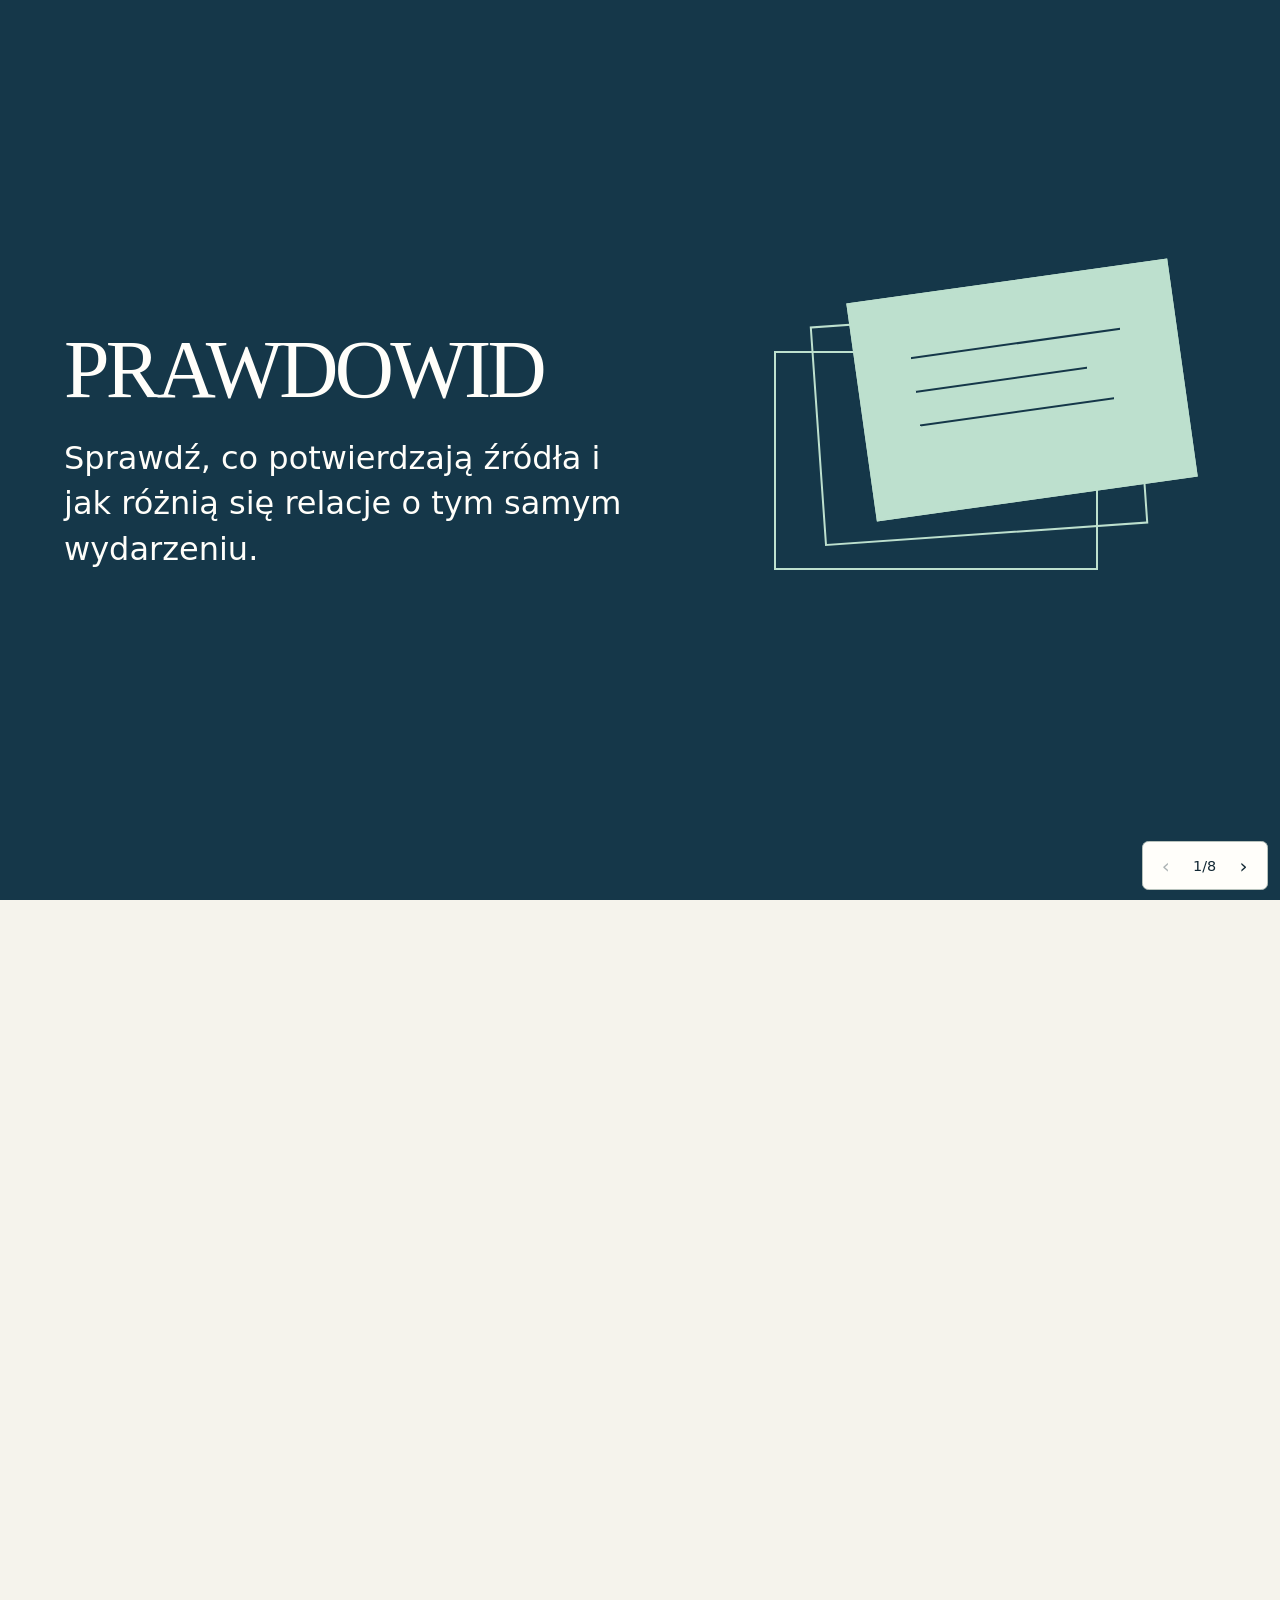
<file: docs/PRAWDOWID-deck.html>
<!doctype html>
<html lang="pl">
<head>
<meta charset="utf-8">
<meta name="viewport" content="width=device-width, initial-scale=1">
<title>PRAWDOWID — prezentacja projektu</title>
<style>
  :root {
    color-scheme: light;
    --paper: #f5f3ec;
    --white: #fffefa;
    --ink: #122834;
    --dark: #153749;
    --muted: #415660;
    --line: #b7c2bc;
    --mint: #bde0ce;
    --mint-ink: #214d39;
    --accent: #aa3e30;
    --pad: clamp(1.1rem, min(5vw, 8vh), 5rem);
    --gap: clamp(.55rem, min(2vw, 2.6vh), 1.6rem);
    --title: clamp(2rem, min(6.4vw, 11vh), 6.25rem);
    --heading: clamp(1.65rem, min(4.9vw, 8.1vh), 4.5rem);
    --body: clamp(.92rem, min(1.72vw, 3.35vh), 1.5rem);
    --small: clamp(.8rem, min(1.15vw, 2.5vh), 1.08rem);
    font-family: system-ui, sans-serif;
    color: var(--ink);
    background: var(--paper);
  }
  *, *::before, *::after { box-sizing: border-box; }
  html, body { margin: 0; height: 100%; overflow-x: hidden; }
  html { scroll-snap-type: y mandatory; scroll-behavior: smooth; }
  .slide {
    width: 100%;
    height: 100vh;
    height: 100dvh;
    overflow: hidden;
    display: flex;
    align-items: center;
    scroll-snap-align: start;
    padding: var(--pad);
  }
  .slide-content {
    display: grid;
    align-content: center;
    gap: var(--gap);
    width: min(100%, 75rem);
    margin: auto;
  }
  .light { background: var(--white); }
  .dark { background: var(--dark); color: var(--white); }
  h1, h2, h3, p { margin: 0; }
  h1, h2 {
    font-family: Georgia, serif;
    font-weight: 500;
    line-height: 1.03;
    letter-spacing: -.045em;
    text-wrap: balance;
  }
  h1 { font-size: var(--title); }
  h2 { font-size: var(--heading); max-width: 19ch; }
  h3 { font-size: var(--body); line-height: 1.25; }
  p, li { font-size: var(--body); line-height: 1.42; }
  .lead { max-width: 47ch; font-size: clamp(1rem, min(2.5vw, 4.6vh), 2rem); }
  .note { font-size: var(--small); color: var(--muted); max-width: 64ch; }
  .dark .note { color: #cfe0e7; }
  .split {
    grid-template-columns: minmax(0, 1fr) minmax(0, .92fr);
    column-gap: clamp(1rem, 5vw, 5rem);
    align-items: center;
  }
  .cluster { display: grid; gap: var(--gap); align-content: center; }
  .topline { width: 100%; border-top: 1px solid var(--line); padding-top: var(--gap); }
  .cells {
    padding: 0;
    margin: 0;
    list-style: none;
    display: grid;
    grid-template-columns: repeat(var(--cols, 3), minmax(0, 1fr));
    gap: var(--gap);
  }
  .cells li { border-top: 2px solid var(--ink); padding-top: calc(var(--gap) * .75); }
  .cells p { font-size: var(--small); margin-top: .35em; }
  .cells-dark li { border-color: #94b6bb; }
  .flow-arrow { color: var(--mint); font-size: var(--body); padding-inline: .2em; }
  .art {
    aspect-ratio: 1.22;
    width: min(100%, 27rem);
    max-height: 55vh;
    position: relative;
    margin-inline: auto;
  }
  .art span {
    display: block;
    position: absolute;
    border: clamp(1px, .2vw, 3px) solid var(--mint);
    width: 75%;
    height: 62%;
    bottom: calc(16% + var(--n) * 10%);
    left: calc(8% + var(--n) * 10%);
    transform: rotate(calc(var(--n) * -4deg));
  }
  .art span:last-child {
    background:
      linear-gradient(90deg, transparent 0 17%, #153749 17% 83%, transparent 83%) center 28% / 100% 2px no-repeat,
      linear-gradient(90deg, transparent 0 17%, #153749 17% 71%, transparent 71%) center 44% / 100% 2px no-repeat,
      linear-gradient(90deg, transparent 0 17%, #153749 17% 78%, transparent 78%) center 60% / 100% 2px no-repeat,
      var(--mint);
  }
  .metric {
    display: block;
    font: 500 clamp(3.5rem, min(13vw, 24vh), 11rem)/.86 Georgia, serif;
    color: var(--mint-ink);
    letter-spacing: -.075em;
  }
  .breakdown { margin: 0; display: grid; gap: calc(var(--gap) * .8); }
  .breakdown div {
    display: flex;
    justify-content: space-between;
    align-items: baseline;
    gap: 1rem;
    border-top: 1px solid var(--line);
    padding-block-start: calc(var(--gap) * .5);
    font-size: var(--body);
  }
  dt, dd { margin: 0; }
  dd { font-weight: 750; font-variant-numeric: tabular-nums; }
  .meter { display: flex; height: clamp(.6rem, 1.7vh, 1.4rem); }
  .meter span:nth-child(1) { flex: 80; background: var(--dark); }
  .meter span:nth-child(2) { flex: 20; background: var(--mint-ink); }
  .meter span:nth-child(3) { flex: 12; background: var(--accent); }
  .outcomes {
    display: flex;
    flex-wrap: wrap;
    padding: 0;
    margin: 0;
    gap: .45em;
    list-style: none;
  }
  .outcomes li {
    font-size: var(--small);
    line-height: 1.3;
    border: 1px solid var(--line);
    padding: .35em .55em;
    border-radius: .2em;
  }
  .wide { max-width: 27ch; }
  .status { color: var(--accent); font-weight: 750; }
  .presentation-nav {
    position: fixed;
    bottom: .65rem;
    right: .75rem;
    z-index: 1;
    display: flex;
    gap: .4rem;
    align-items: center;
    background: var(--white);
    color: var(--ink);
    padding: .27rem;
    border: 1px solid var(--line);
    border-radius: .4rem;
    font-size: .9rem;
  }
  .presentation-nav button {
    min-width: 2.35rem;
    min-height: 2.35rem;
    background: transparent;
    border: 1px solid transparent;
    color: inherit;
    border-radius: .2rem;
    cursor: pointer;
    font: inherit;
    font-size: 1.25rem;
    touch-action: manipulation;
  }
  .presentation-nav button:hover { background: var(--mint); }
  .presentation-nav button:disabled { opacity: .35; cursor: default; }
  :focus-visible { outline: 2px solid var(--accent); outline-offset: 2px; }
  #slide-count { min-width: 3ch; text-align: center; font-variant-numeric: tabular-nums; }

  @media (max-width: 600px) {
    .split, .cells { grid-template-columns: 1fr; }
    .cells { gap: calc(var(--gap) * .7); }
    .cells li { padding-top: calc(var(--gap) * .45); }
    .art { width: min(70%, 14rem); }
  }
  @media (max-height: 480px) {
    .art { max-height: 42vh; }
    .presentation-nav { right: .4rem; bottom: .4rem; }
  }
  @media (prefers-reduced-motion: reduce) {
    html { scroll-behavior: auto; }
  }
  @page { size: 14in 7.875in; margin: 0; }
  @media print {
    html, body { height: auto; overflow: visible; scroll-snap-type: none; }
    body { print-color-adjust: exact; -webkit-print-color-adjust: exact; }
    .slide { width: 14in; height: 7.875in; break-after: page; }
    .slide:last-child { break-after: auto; }
    .presentation-nav { display: none; }
  }
</style>
</head>
<body>
<main aria-label="PRAWDOWID — prezentacja projektu">
  <section class="slide dark" aria-labelledby="title">
    <div class="slide-content split">
      <div class="cluster">
        <h1 id="title">PRAWDOWID</h1>
        <p class="lead">Sprawdź, co potwierdzają źródła i jak różnią się relacje o tym samym wydarzeniu.</p>
      </div>
      <div class="art" aria-hidden="true">
        <span style="--n:0"></span><span style="--n:1"></span><span style="--n:2"></span>
      </div>
    </div>
  </section>

  <section class="slide light" aria-labelledby="usage">
    <div class="slide-content">
      <h2 id="usage">Od pytania do sprawdzalnej odpowiedzi</h2>
      <ol class="cells">
        <li><h3>Wklej tekst lub adres artykułu</h3><p>Formularz WWW i adapter demonstracyjny korzystają z tego samego API.</p></li>
        <li><h3>Sprawdź ocenę twierdzeń</h3><p>Raport oddziela wyniki analizy od problemów technicznych.</p></li>
        <li><h3>Otwórz publikację</h3><p>Źródło ma adres, wydawcę, daty i przytoczony fragment, jeśli jest dostępny.</p></li>
      </ol>
    </div>
  </section>

  <section class="slide dark" aria-labelledby="architecture">
    <div class="slide-content">
      <h2 id="architecture">Jedno API, osobny proces analizy</h2>
      <ol class="cells cells-dark" style="--cols:4">
        <li><h3>FastAPI <span class="flow-arrow" aria-hidden="true">→</span></h3><p>Sprawdza dane i zwraca identyfikator analizy.</p></li>
        <li><h3>PostgreSQL 16 <span class="flow-arrow" aria-hidden="true">→</span></h3><p>Utrwala kolejkę, wersje treści i wyniki.</p></li>
        <li><h3>Worker <span class="flow-arrow" aria-hidden="true">→</span></h3><p>Pobiera źródła, wyszukuje tekst i wektory w pgvector oraz korzysta z lokalnego serwera Ollama.</p></li>
        <li><h3>Raport</h3><p>Udostępnia wyniki przez API ze wskazaniem fragmentów źródeł.</p></li>
      </ol>
      <p class="note">Jedna baza kodu. Operacje sieciowe przebiegają poza transakcjami kolejki.</p>
    </div>
  </section>

  <section class="slide" aria-labelledby="evidence">
    <div class="slide-content split">
      <h2 id="evidence">Ocena wskazuje konkretny fragment</h2>
      <div class="cluster">
        <p>Zanim cytat trafi do raportu, aplikacja sprawdza, czy występuje dosłownie we wskazanym fragmencie.</p>
        <p class="note">Sprzeczne relacje lub brak wystarczających dowodów prowadzą do wstrzymania rozstrzygnięcia. Porównanie relacji pokazuje różnice w akcentach.</p>
        <ul class="outcomes">
          <li>Potwierdzone</li><li>Fałszywe</li><li>Mylące</li><li>Za mało dowodów</li><li>Nie da się zweryfikować</li>
        </ul>
      </div>
    </div>
  </section>

  <section class="slide light" aria-labelledby="catalog">
    <div class="slide-content split">
      <div class="cluster">
        <h2 id="catalog"><span class="metric">112</span>publicznych rekordów</h2>
        <p>10 domen. Trzy typy źródeł.</p>
        <p class="note">Katalog zawiera metadane. Zapis tekstu do cytowania wymaga zatwierdzenia polityki wydawcy.</p>
      </div>
      <div class="cluster">
        <div class="meter" aria-hidden="true"><span></span><span></span><span></span></div>
        <dl class="breakdown">
          <div><dt>Materiały pierwotne</dt><dd>80</dd></div>
          <div><dt>Informacje prasowe</dt><dd>20</dd></div>
          <div><dt>Weryfikacje twierdzeń</dt><dd>12</dd></div>
        </dl>
      </div>
    </div>
  </section>

  <section class="slide" aria-labelledby="privacy">
    <div class="slide-content">
      <h2 id="privacy">Ochrona danych i zakres dostępu</h2>
      <ul class="cells">
        <li><h3>Bezpieczne pobieranie</h3><p>Fetcher sprawdza adresy IP i przekierowania. Uwzględnia zasady robotów oraz prawa do zapisu tekstu.</p></li>
        <li><h3>Ograniczona retencja</h3><p>Domyślna konfiguracja przetwarza prywatny tekst lokalnie. Użytkownik może usunąć analizę za pomocą osobnego tokenu.</p></li>
        <li><h3>Kontrola wyniku</h3><p>Model zwraca dane w zadanym schemacie. Aplikacja sprawdza cytaty przed zapisem raportu.</p></li>
      </ul>
    </div>
  </section>

  <section class="slide dark" aria-labelledby="tested">
    <div class="slide-content">
      <h2 id="tested">Co potwierdziły testy</h2>
      <ul class="cells cells-dark">
        <li><h3>40 żądań · 2 workery</h3><p>Test PostgreSQL objął równoległe żądania, deduplikację i odzyskiwanie wygasłych rezerwacji zadań.</p></li>
        <li><h3>Zgodność dwóch kanałów</h3><p>Test z symulowanym modelem porównał cytat i zestaw źródeł zwrócone przez WWW i adapter.</p></li>
        <li><h3>Obsługa w Brave</h3><p>Test z odpowiedziami wzorcowymi sprawdził klawiaturę, widok mobilny i przejście od kolejki do raportu.</p></li>
      </ul>
    </div>
  </section>

  <section class="slide light" aria-labelledby="evaluation">
    <div class="slide-content split">
      <div class="cluster">
        <h2 id="evaluation" class="wide">Wyniki dla rzeczywistych zapytań</h2>
        <p class="status">Pierwsza próba z publicznym adresem urzędowym przekroczyła limit czasu.</p>
      </div>
      <div class="cluster topline">
        <p>Pełny pomiar jakości i czasów odpowiedzi wymaga co najmniej 30 ręcznie ocenionych przypadków.</p>
        <p class="note">Przykładowe progi konkursowe obejmują F1&nbsp;≥&nbsp;0,75, pokrycie cytatami ≥&nbsp;95% oraz medianę czasu ≤&nbsp;30&nbsp;s. Brak potwierdzenia osiągnięcia tych progów.</p>
      </div>
    </div>
  </section>
</main>

<nav class="presentation-nav" aria-label="Nawigacja prezentacji">
  <button id="prev" type="button" aria-label="Poprzedni slajd">‹</button>
  <span id="slide-count" aria-live="polite">1/8</span>
  <button id="next" type="button" aria-label="Następny slajd">›</button>
</nav>
<script>
  const slides = Array.from(document.querySelectorAll(".slide"));
  const previous = document.querySelector("#prev");
  const next = document.querySelector("#next");
  const count = document.querySelector("#slide-count");
  let current = 0;
  const change = (number) => {
    const clamped = Math.max(0, Math.min(slides.length - 1, number));
    slides[clamped].scrollIntoView();
  };
  previous.addEventListener("click", () => change(current - 1));
  next.addEventListener("click", () => change(current + 1));
  document.addEventListener("keydown", (event) => {
    if (event.altKey || event.ctrlKey || event.metaKey) return;
    const keys = {
      ArrowDown: () => current + 1, ArrowRight: () => current + 1, PageDown: () => current + 1,
      ArrowUp: () => current - 1, ArrowLeft: () => current - 1, PageUp: () => current - 1,
      Home: () => 0, End: () => slides.length - 1,
    };
    if (!Object.hasOwn(keys, event.key)) return;
    event.preventDefault();
    change(keys[event.key]());
  });
  const observer = new IntersectionObserver((entries) => {
    for (const entry of entries) {
      if (entry.intersectionRatio < .75) continue;
      current = slides.indexOf(entry.target);
      count.textContent = (current + 1) + "/" + slides.length;
      previous.disabled = current === 0;
      next.disabled = current === slides.length - 1;
    }
  }, { threshold: .75 });
  slides.forEach((slide) => observer.observe(slide));
</script>
</body>
</html>
</file>
